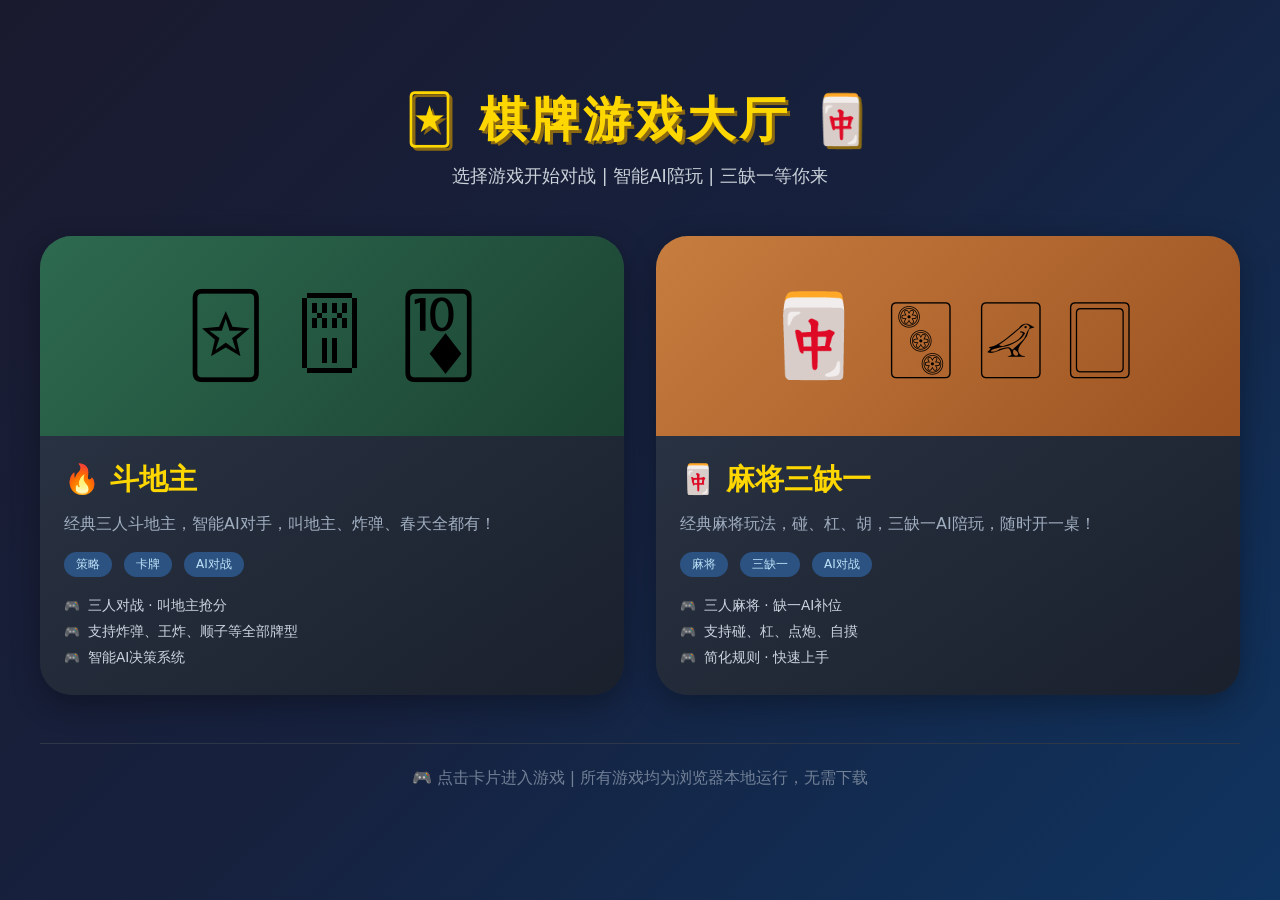
<file: index.html>
<!DOCTYPE html>
<html lang="zh-CN">
<head>
    <meta charset="UTF-8">
    <meta name="viewport" content="width=device-width, initial-scale=1.0, user-scalable=no">
    <title>游戏大厅 | 斗地主 + 麻将三缺一</title>
    <meta name="description" content="经典棋牌游戏合集：斗地主 + 麻将三缺一，智能AI对手，在线即玩">
    <meta name="keywords" content="斗地主,麻将三缺一,在线游戏,棋牌游戏,AI对战">
    <style>
        * {
            margin: 0;
            padding: 0;
            box-sizing: border-box;
        }

        body {
            background: linear-gradient(135deg, #1a1a2e 0%, #16213e 50%, #0f3460 100%);
            min-height: 100vh;
            display: flex;
            justify-content: center;
            align-items: center;
            font-family: 'Segoe UI', 'Poppins', 'Microsoft YaHei', system-ui, sans-serif;
            padding: 20px;
        }

        .hall-container {
            max-width: 1200px;
            width: 100%;
        }

        .title-section {
            text-align: center;
            margin-bottom: 48px;
        }

        .title-section h1 {
            font-size: 3rem;
            color: #ffd700;
            text-shadow: 3px 3px 0 #8b6912;
            letter-spacing: 4px;
        }

        .title-section p {
            color: #c9d1d9;
            font-size: 1.1rem;
            margin-top: 12px;
        }

        .game-grid {
            display: grid;
            grid-template-columns: repeat(auto-fit, minmax(320px, 1fr));
            gap: 32px;
            margin-bottom: 48px;
        }

        .game-card {
            background: linear-gradient(145deg, #2d3748, #1a202c);
            border-radius: 32px;
            overflow: hidden;
            cursor: pointer;
            transition: all 0.3s ease;
            box-shadow: 0 10px 30px rgba(0, 0, 0, 0.3);
            text-decoration: none;
            color: inherit;
            display: block;
        }

        .game-card:hover {
            transform: translateY(-8px);
            box-shadow: 0 20px 40px rgba(0, 0, 0, 0.4);
        }

        .card-preview {
            height: 200px;
            display: flex;
            justify-content: center;
            align-items: center;
            font-size: 5rem;
            background: linear-gradient(135deg, #3a4a6b, #1e2a3a);
        }

        .doudizhu-preview {
            background: linear-gradient(135deg, #2d6a4f, #1b4332);
        }

        .mahjong-preview {
            background: linear-gradient(135deg, #c77d3e, #9c5221);
        }

        .card-info {
            padding: 24px;
        }

        .card-info h2 {
            font-size: 1.8rem;
            margin-bottom: 12px;
            color: #ffd700;
        }

        .card-info p {
            color: #a0aec0;
            line-height: 1.5;
            margin-bottom: 16px;
        }

        .tags {
            display: flex;
            gap: 12px;
            flex-wrap: wrap;
        }

        .tag {
            background: #2c5282;
            padding: 4px 12px;
            border-radius: 20px;
            font-size: 0.75rem;
            color: #bee3f8;
        }

        .feature-list {
            margin-top: 16px;
            list-style: none;
        }

        .feature-list li {
            font-size: 0.85rem;
            color: #cbd5e0;
            padding: 4px 0;
            display: flex;
            align-items: center;
            gap: 8px;
        }

        .feature-list li::before {
            content: "🎮";
            font-size: 0.8rem;
        }

        .footer {
            text-align: center;
            color: #718096;
            padding: 24px;
            border-top: 1px solid #2d3748;
            margin-top: 20px;
        }

        @media (max-width: 768px) {
            .title-section h1 {
                font-size: 2rem;
            }
            .game-grid {
                gap: 20px;
            }
            .card-info h2 {
                font-size: 1.4rem;
            }
        }
    </style>
</head>
<body>
    <div class="hall-container">
        <div class="title-section">
            <h1>🃏 棋牌游戏大厅 🀄</h1>
            <p>选择游戏开始对战 | 智能AI陪玩 | 三缺一等你来</p>
        </div>

        <div class="game-grid">
            <!-- 斗地主游戏卡片 -->
            <a href="doudizhu.html" class="game-card">
                <div class="card-preview doudizhu-preview">
                    🃟 🃠 🃊
                </div>
                <div class="card-info">
                    <h2>🔥 斗地主</h2>
                    <p>经典三人斗地主，智能AI对手，叫地主、炸弹、春天全都有！</p>
                    <div class="tags">
                        <span class="tag">策略</span>
                        <span class="tag">卡牌</span>
                        <span class="tag">AI对战</span>
                    </div>
                    <ul class="feature-list">
                        <li>三人对战 · 叫地主抢分</li>
                        <li>支持炸弹、王炸、顺子等全部牌型</li>
                        <li>智能AI决策系统</li>
                    </ul>
                </div>
            </a>

            <!-- 麻将三缺一游戏卡片 -->
            <a href="mahjong.html" class="game-card">
                <div class="card-preview mahjong-preview">
                    🀄 🀛 🀐 🀆
                </div>
                <div class="card-info">
                    <h2>🀄 麻将三缺一</h2>
                    <p>经典麻将玩法，碰、杠、胡，三缺一AI陪玩，随时开一桌！</p>
                    <div class="tags">
                        <span class="tag">麻将</span>
                        <span class="tag">三缺一</span>
                        <span class="tag">AI对战</span>
                    </div>
                    <ul class="feature-list">
                        <li>三人麻将 · 缺一AI补位</li>
                        <li>支持碰、杠、点炮、自摸</li>
                        <li>简化规则 · 快速上手</li>
                    </ul>
                </div>
            </a>
        </div>

        <div class="footer">
            🎮 点击卡片进入游戏 | 所有游戏均为浏览器本地运行，无需下载
        </div>
    </div>
</body>
</html>
</file>
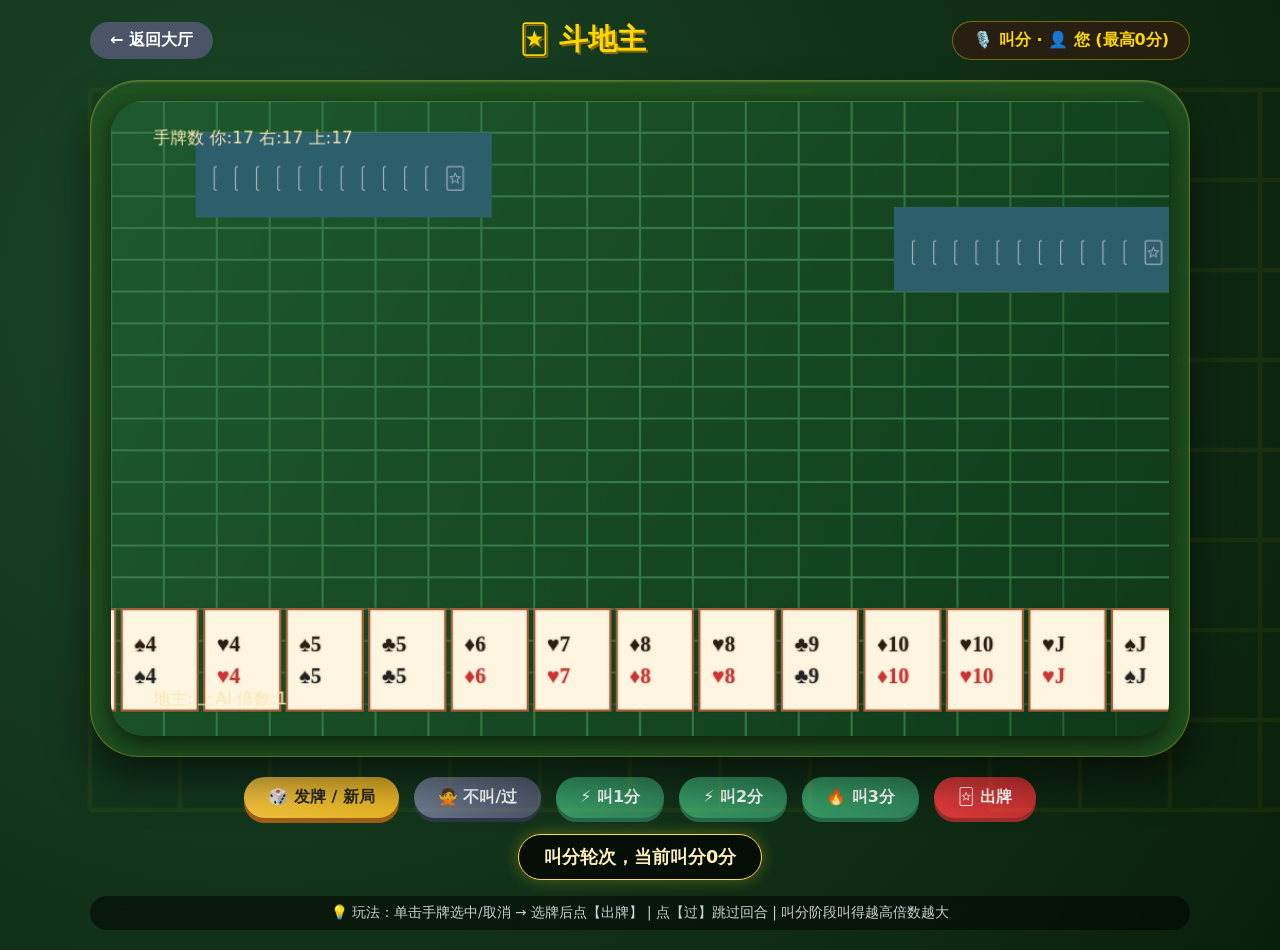
<file: doudizhu.html>
<!DOCTYPE html>
<html lang="zh-CN">
<head>
    <meta charset="UTF-8">
    <meta name="viewport" content="width=device-width, initial-scale=1.0, user-scalable=no">
    <title>斗地主 | 在线AI对战</title>
    <link rel="stylesheet" href="assets/css/common.css">
    <link rel="stylesheet" href="assets/css/doudizhu.css">
</head>
<body>
    <div class="game-wrapper">
        <div class="game-header">
            <a href="index.html" class="back-btn">← 返回大厅</a>
            <h1>🃏 斗地主</h1>
            <div class="game-status" id="gameStatusDisplay">等待开始</div>
        </div>

        <div class="game-container">
            <canvas id="gameCanvas" width="1000" height="600"></canvas>
        </div>

        <div class="controls">
            <button id="btnStart" class="btn-primary">🎲 发牌 / 新局</button>
            <button id="btnPass" class="btn-secondary">🙅 不叫/过</button>
            <button id="btnBid1" class="btn-bid">⚡ 叫1分</button>
            <button id="btnBid2" class="btn-bid">⚡ 叫2分</button>
            <button id="btnBid3" class="btn-bid">🔥 叫3分</button>
            <button id="btnPlayCards" class="btn-play">🃟 出牌</button>
        </div>

        <div class="message-area">
            <div id="statusMessage" class="status-message">✨ 点击【发牌】开始三人斗地主 ✨</div>
        </div>

        <div class="rules-hint">
            💡 玩法：单击手牌选中/取消 → 选牌后点【出牌】 | 点【过】跳过回合 | 叫分阶段叫得越高倍数越大
        </div>
    </div>
    <script src="assets/js/doudizhu.js"></script>
</body>
</html>
</file>
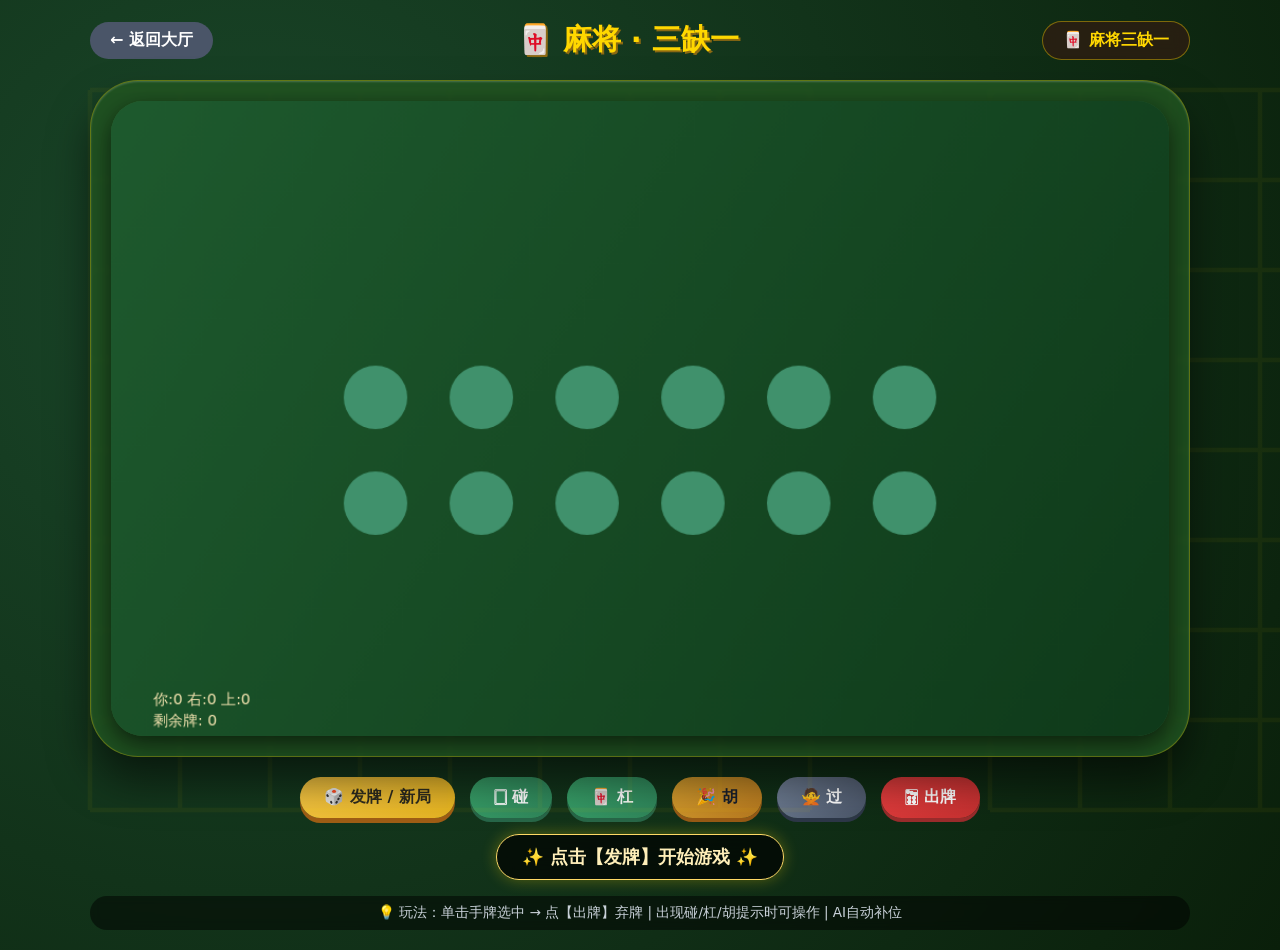
<file: mahjong.html>
<!DOCTYPE html>
<html lang="zh-CN">
<head>
    <meta charset="UTF-8">
    <meta name="viewport" content="width=device-width, initial-scale=1.0, user-scalable=no">
    <title>麻将三缺一 | 在线AI麻将</title>
    <link rel="stylesheet" href="assets/css/common.css">
    <link rel="stylesheet" href="assets/css/mahjong.css">
</head>
<body>
    <div class="game-wrapper">
        <div class="game-header">
            <a href="index.html" class="back-btn">← 返回大厅</a>
            <h1>🀄 麻将 · 三缺一</h1>
            <div class="game-status" id="gameStatusDisplay">等待开始</div>
        </div>

        <div class="game-container">
            <canvas id="gameCanvas" width="1000" height="600"></canvas>
        </div>

        <div class="controls">
            <button id="btnStart" class="btn-primary">🎲 发牌 / 新局</button>
            <button id="btnPeng" class="btn-action">🀆 碰</button>
            <button id="btnGang" class="btn-action">🀄 杠</button>
            <button id="btnHu" class="btn-hu">🎉 胡</button>
            <button id="btnPass" class="btn-secondary">🙅 过</button>
            <button id="btnDiscard" class="btn-play">🀟 出牌</button>
        </div>

        <div class="message-area">
            <div id="statusMessage" class="status-message">✨ 点击【发牌】开始三缺一麻将 ✨</div>
        </div>

        <div class="rules-hint">
            💡 玩法：单击手牌选中 → 点【出牌】弃牌 | 出现碰/杠/胡提示时可操作 | AI自动补位
        </div>
    </div>
    <script src="assets/js/mahjong.js"></script>
</body>
</html>
</file>
<file: assets/css/common.css>
* {
    margin: 0;
    padding: 0;
    box-sizing: border-box;
    user-select: none;
    -webkit-tap-highlight-color: transparent;
}

body {
    background: radial-gradient(circle at 20% 30%, #1a472a, #0a1f0a);
    min-height: 100vh;
    display: flex;
    justify-content: center;
    align-items: center;
    font-family: 'Segoe UI', 'Poppins', 'Microsoft YaHei', system-ui, sans-serif;
    padding: 20px;
    position: relative;
}
body::before {
    content: "";
    position: fixed;
    top: 0;
    left: 0;
    right: 0;
    bottom: 0;
    background-image: url('data:image/svg+xml;utf8,<svg xmlns="http://www.w3.org/2000/svg" viewBox="0 0 100 100" opacity="0.05"><path fill="none" stroke="%23ffd700" stroke-width="0.5" d="M10 10 L90 10 M10 20 L90 20 M10 30 L90 30 M10 40 L90 40 M10 50 L90 50 M10 60 L90 60 M10 70 L90 70 M10 80 L90 80 M10 90 L90 90 M10 10 L10 90 M20 10 L20 90 M30 10 L30 90 M40 10 L40 90 M50 10 L50 90 M60 10 L60 90 M70 10 L70 90 M80 10 L80 90 M90 10 L90 90"/></svg>');
    background-repeat: repeat;
    pointer-events: none;
}

.game-wrapper {
    max-width: 1100px;
    width: 100%;
}

.game-header {
    display: flex;
    justify-content: space-between;
    align-items: center;
    margin-bottom: 20px;
    flex-wrap: wrap;
    gap: 15px;
}
.game-header h1 {
    color: #ffd700;
    text-shadow: 2px 2px 0 #8b6912;
    font-size: 1.8rem;
}
.back-btn {
    background: #4a5568;
    color: white;
    text-decoration: none;
    padding: 8px 20px;
    border-radius: 30px;
    font-weight: bold;
    transition: 0.2s;
}
.back-btn:hover {
    background: #2d3748;
    transform: translateX(-3px);
}
.game-status {
    background: rgba(44,30,18,0.85);
    backdrop-filter: blur(8px);
    border-radius: 30px;
    padding: 8px 20px;
    color: #ffd700;
    font-weight: bold;
    border: 1px solid rgba(255,215,0,0.4);
}

.game-container {
    background: rgba(34, 85, 34, 0.85);
    backdrop-filter: blur(2px);
    border-radius: 48px;
    padding: 20px;
    box-shadow: 0 25px 40px rgba(0,0,0,0.5), inset 0 1px 2px rgba(255,255,255,0.2);
    border: 1px solid rgba(255,215,0,0.3);
}

canvas {
    display: block;
    margin: 0 auto;
    border-radius: 32px;
    box-shadow: 0 8px 25px rgba(0,0,0,0.6);
    background-color: #1f3b1a;
    cursor: pointer;
    width: 100%;
    height: auto;
    transition: transform 0.2s;
}
canvas:hover {
    transform: scale(1.01);
}

.controls {
    display: flex;
    justify-content: center;
    gap: 15px;
    margin-top: 20px;
    flex-wrap: wrap;
}

button {
    background: linear-gradient(135deg, #f5c542, #e6b422);
    border: none;
    font-size: 1rem;
    font-weight: bold;
    padding: 10px 24px;
    border-radius: 40px;
    color: #2d2b1f;
    cursor: pointer;
    transition: all 0.2s ease;
    font-family: inherit;
    box-shadow: 0 5px 0 #a05e15;
}
button:hover {
    transform: translateY(-2px);
    box-shadow: 0 7px 0 #a05e15;
    filter: brightness(1.05);
}
button:active {
    transform: translateY(3px);
    box-shadow: 0 2px 0 #a05e15;
}
button:disabled {
    opacity: 0.5;
    transform: none;
    cursor: not-allowed;
}

.btn-primary {
    background: linear-gradient(135deg, #f5c542, #e6b422);
}
.btn-secondary {
    background: linear-gradient(135deg, #718096, #4a5568);
    color: white;
    box-shadow: 0 4px 0 #2d3748;
}
.btn-bid, .btn-action {
    background: linear-gradient(135deg, #38a169, #2f855a);
    color: white;
    box-shadow: 0 4px 0 #276749;
}
.btn-play {
    background: linear-gradient(135deg, #e53e3e, #c53030);
    color: white;
    box-shadow: 0 4px 0 #9b2c2c;
}
.btn-hu {
    background: linear-gradient(135deg, #d69e2e, #b7791f);
    color: #1a202c;
    box-shadow: 0 4px 0 #975a16;
}

.message-area {
    margin-top: 16px;
    text-align: center;
}
.status-message {
    background: rgba(0,0,0,0.7);
    backdrop-filter: blur(12px);
    border-radius: 40px;
    padding: 10px 25px;
    display: inline-block;
    color: #ffefb9;
    font-weight: bold;
    font-size: 1.1rem;
    border: 1px solid #ffd966;
    box-shadow: 0 0 15px rgba(255,215,0,0.3);
    animation: pulse 2s infinite;
}
@keyframes pulse {
    0% { box-shadow: 0 0 0 0 rgba(255,215,0,0.4); }
    70% { box-shadow: 0 0 0 10px rgba(255,215,0,0); }
    100% { box-shadow: 0 0 0 0 rgba(255,215,0,0); }
}

.rules-hint {
    text-align: center;
    margin-top: 16px;
    background: rgba(0,0,0,0.5);
    border-radius: 20px;
    padding: 8px 16px;
    font-size: 0.85rem;
    backdrop-filter: blur(4px);
    color: #c9d1d9;
}

@media (max-width: 768px) {
    button {
        padding: 6px 16px;
        font-size: 0.85rem;
    }
    .game-header h1 {
        font-size: 1.3rem;
    }
    .status-message {
        font-size: 0.9rem;
        padding: 6px 16px;
    }
}
</file>
<file: assets/css/doudizhu.css>
/* 斗地主特定样式 */
.game-container canvas {
    aspect-ratio: 1000 / 600;
}

.btn-bid:hover, .btn-action:hover {
    background: #48bb78;
}

.btn-play:hover {
    background: #fc8181;
}
</file>
<file: assets/css/mahjong.css>
/* 麻将特定样式 */
.game-container canvas {
    aspect-ratio: 1000 / 600;
    background: linear-gradient(145deg, #2c5e2e, #1e4a2a);
}

.btn-action:hover {
    background: #48bb78;
}

.btn-hu:hover {
    background: #ecc94b;
}

/* 麻将牌选中效果 */
.mahjong-selected {
    filter: drop-shadow(0 0 8px gold);
}
</file>
